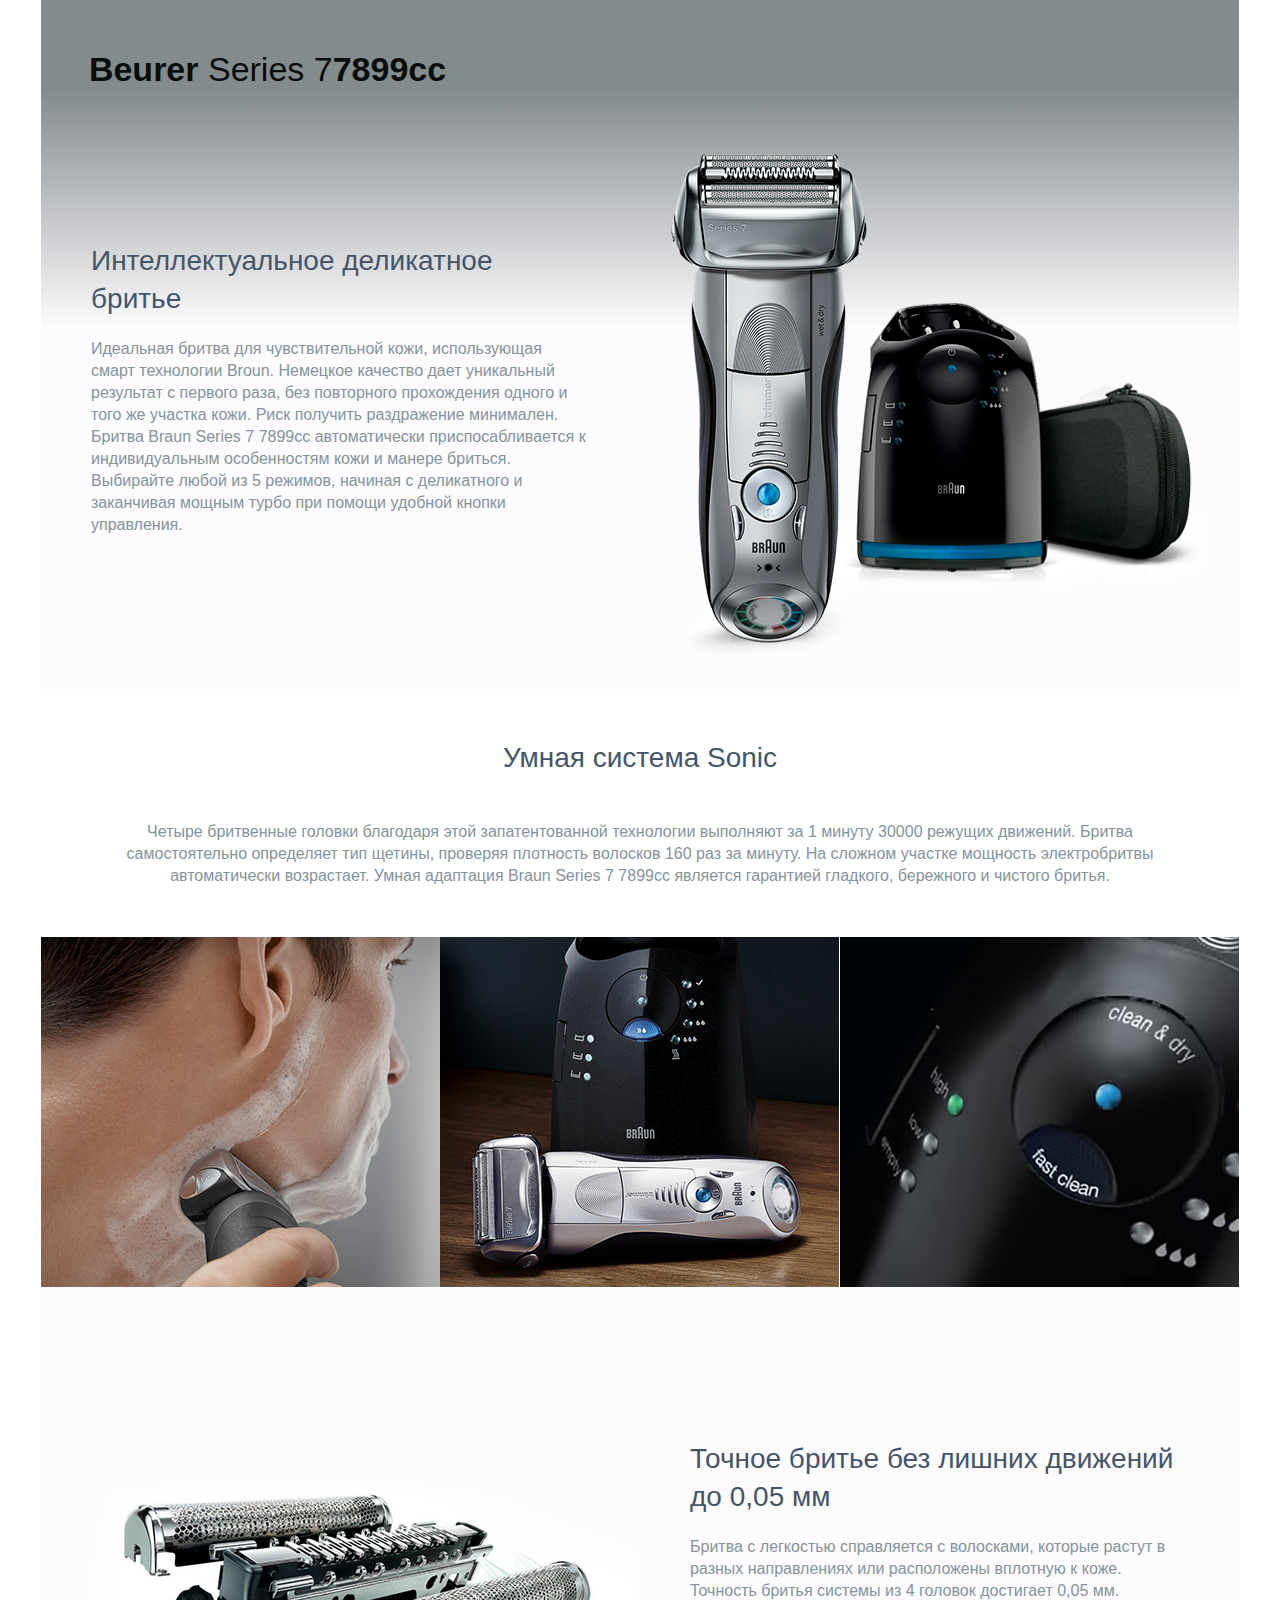
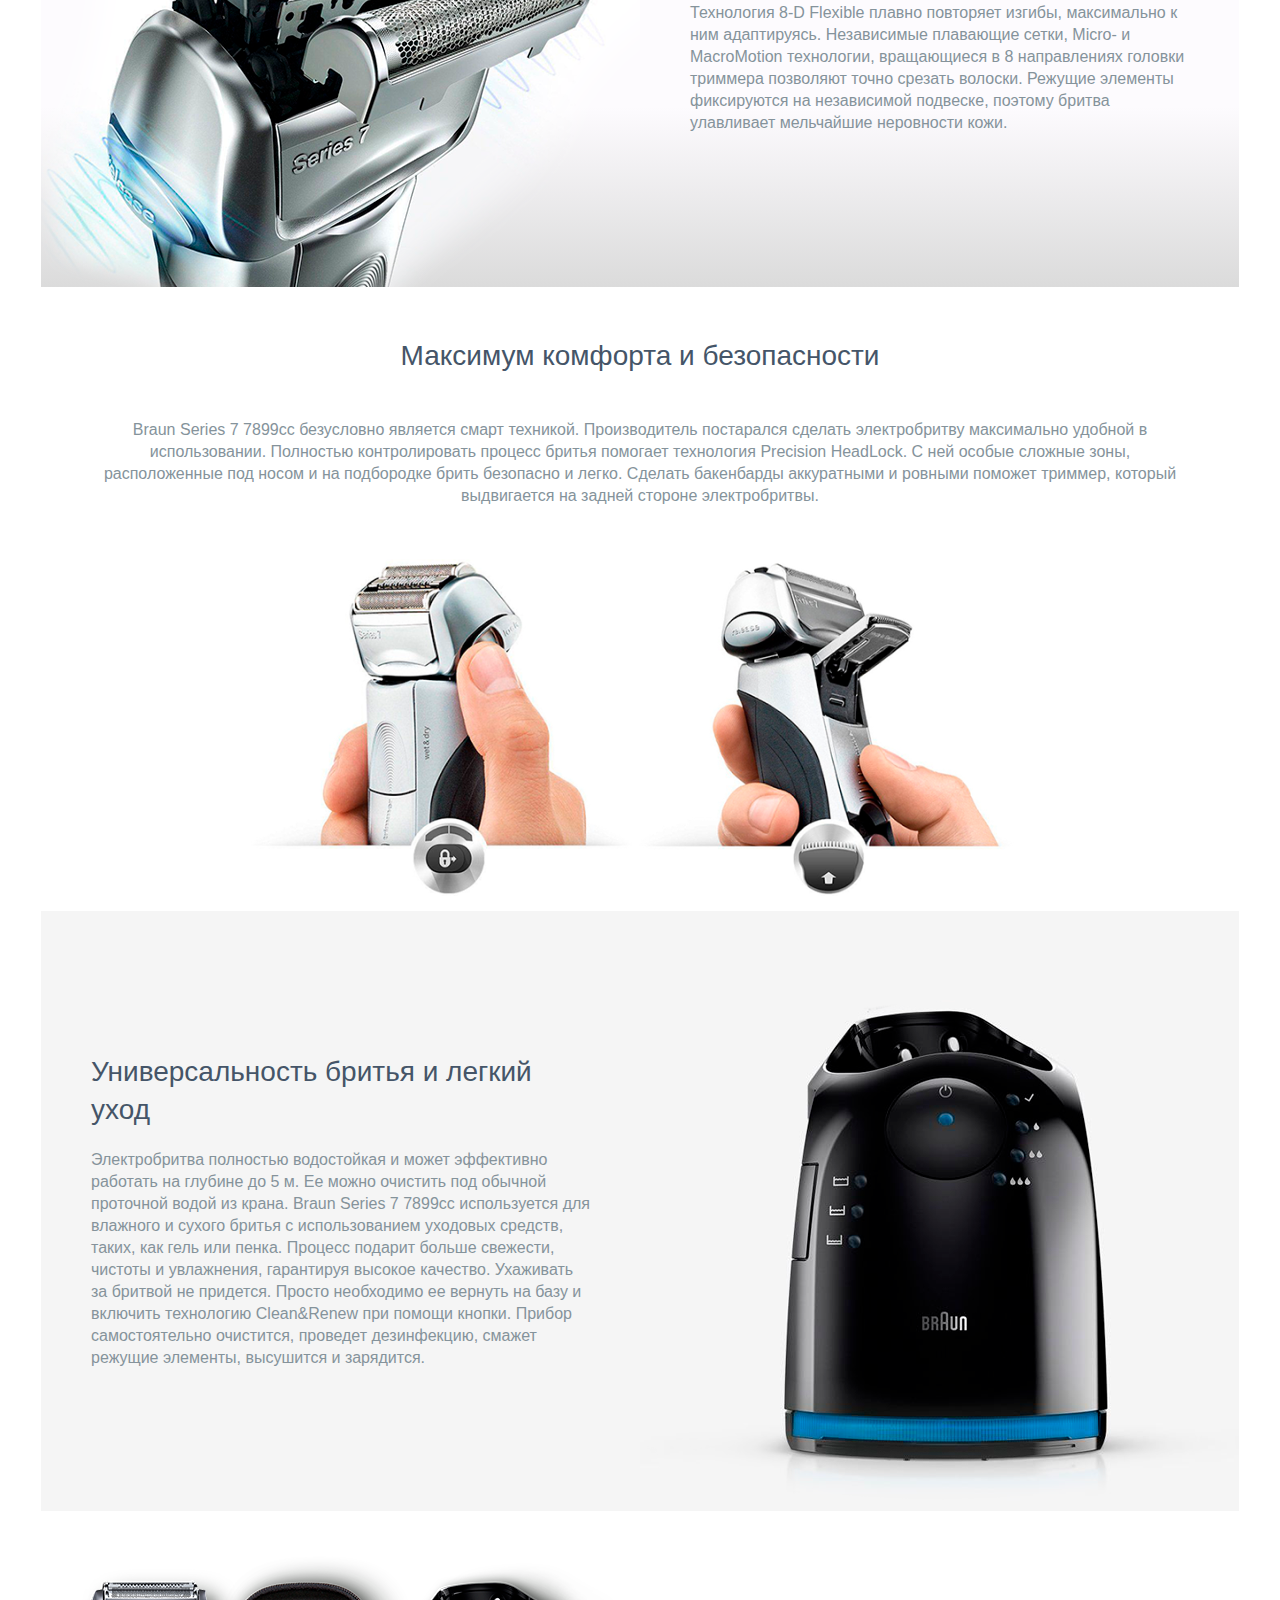
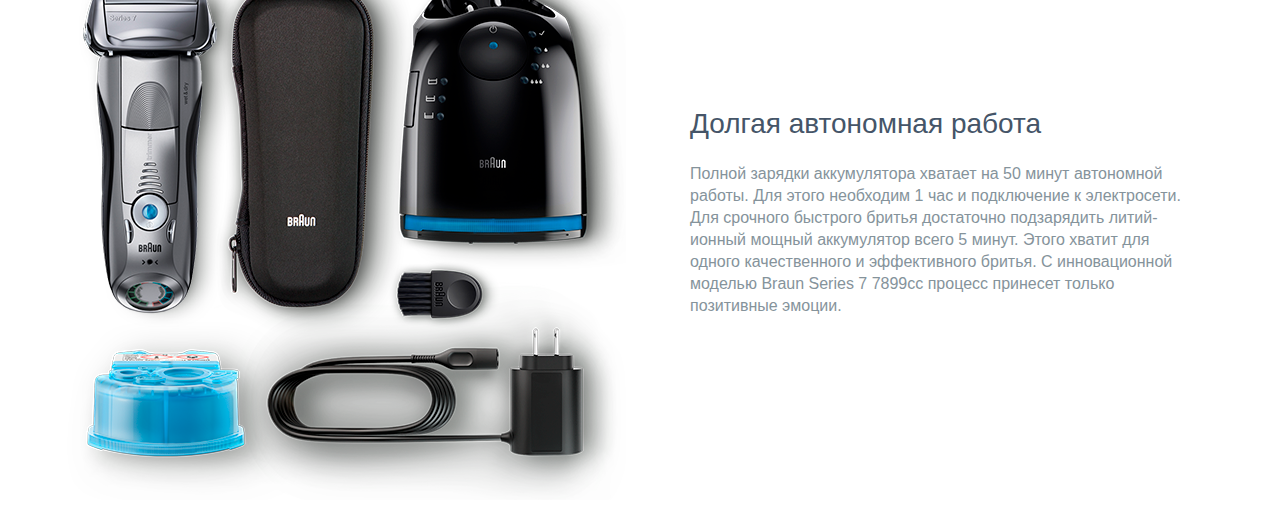
<file: index.html>
<!DOCTYPE html>
<html>
<head>
	<meta charset="utf-8">
	<meta name="viewport" content="width=device-width, initial-scale=1.0">
		<title>Braun Series 7 7899cc</title>
	<link rel="stylesheet" href="styles/main.css">
</head>
<body class="flex">
<div class="l-container">
			<div class="l-section color-background-first">
				<h3 class="l-main-title text-left bold-p">
					<span>Beurer</span> Series 7<span>7899cc</span></h3>
			</div>
			<div class="l-section l-column color-background-gradstart">
				<div class="l-half">
					<div class="l-description">
						<h3 class="l-title text-left title-color-gray">Интеллектуальное деликатное бритье</h3>
						<p class="l-paragraph l-paragraph-left paragraph-color-gray">Идеальная бритва для чувствительной кожи, использующая смарт технологии Broun. Немецкое качество дает уникальный результат с первого раза, без повторного прохождения одного и того же участка кожи. Риск получить раздражение минимален. Бритва Braun Series 7 7899cc автоматически приспосабливается к индивидуальным особенностям кожи и манере бриться. Выбирайте любой из 5 режимов, начиная с деликатного и заканчивая мощным турбо при помощи удобной кнопки управления.</p>
					</div>
				</div>
				<div class="l-half l-center">
					<img class="l-img l-img-witdh-fifty" src="./icons/1.png" alt="">
				</div>
			</div>
			
			<div class="l-section">
				<div class="l-description pad-c">
					<h3 class="l-title text-center title-color-gray">Умная система Sonic</h3>
					<p class="l-paragraph text-center paragraph-color-gray">Четыре бритвенные головки благодаря этой запатентованной технологии выполняют за 1 минуту 30000 режущих движений. Бритва самостоятельно определяет тип щетины, проверяя плотность волосков 160 раз за минуту. На сложном участке мощность электробритвы автоматически возрастает. Умная адаптация Braun Series 7 7899cc является гарантией гладкого, бережного и чистого бритья.</p>
				</div>
			</div>
			<div class="l-section l-column">
				<div class="l-half l-center">
					<img class="l-img l-img-witdh-fifty" src="./icons/2.png" alt="">
				</div>
				<div class="l-half l-center">
					<img class="l-img l-img-witdh-fifty" src="./icons/3.png" alt="">
				</div>
				<div class="l-half l-center">
					<img class="l-img l-img-witdh-fifty" src="./icons/4.png" alt="">
				</div>
			</div>
			
			<div class="l-section l-section-reverse color-background-gradend">
				<div class="l-half l-center-end">
					<img class="l-img l-img-witdh-fifty" src="./icons/5.png" alt="">
				</div>
				<div class="l-half">
					<div class="l-description l-img-pt l-img-pb">
						<h3 class="l-title text-left title-color-gray">Точное бритье без лишних движений до 0,05 мм</h3>
						<p class="l-paragraph l-paragraph-left paragraph-color-gray">Бритва с легкостью справляется с волосками, которые растут в разных направлениях или расположены вплотную к коже. Точность бритья системы из 4 головок достигает 0,05 мм. Технология 8-D Flexible плавно повторяет изгибы, максимально к ним адаптируясь. Независимые плавающие сетки, Micro- и MacroMotion технологии, вращающиеся в 8 направлениях головки триммера позволяют точно срезать волоски. Режущие элементы фиксируются на независимой подвеске, поэтому бритва улавливает мельчайшие неровности кожи.</p>
					</div>
				</div>
			</div>
			
			<div class="l-section">
				<div class="l-description pad-c">
					<h3 class="l-title text-center title-color-gray">Максимум комфорта и безопасности</h3>
					<p class="l-paragraph text-center paragraph-color-gray">Braun Series 7 7899cc безусловно является смарт техникой. Производитель постарался сделать электробритву максимально удобной в использовании. Полностью контролировать процесс бритья помогает технология Precision HeadLock. С ней особые сложные зоны, расположенные под носом и на подбородке брить безопасно и легко. Сделать бакенбарды аккуратными и ровными поможет триммер, который выдвигается на задней стороне электробритвы.</p>
			</div>
			</div>
			<div class="l-section l-column l-center">
					<img class="l-img l-img-witdh-fifty" src="./icons/6.png" alt="">
			</div>
			<div class="l-section l-column color-background-second">
				<div class="l-half">
					<div class="l-description">
						<h3 class="l-title text-left title-color-gray">Универсальность бритья и легкий уход</h3>
						<p class="l-paragraph l-paragraph-left paragraph-color-gray">Электробритва полностью водостойкая и может эффективно работать на глубине до 5 м. Ее можно очистить под обычной проточной водой из крана. Braun Series 7 7899cc используется для влажного и сухого бритья с использованием уходовых средств, таких, как гель или пенка. Процесс подарит больше свежести, чистоты и увлажнения, гарантируя высокое качество. Ухаживать за бритвой не придется. Просто необходимо ее вернуть на базу и включить технологию Clean&amp;Renew при помощи кнопки. Прибор самостоятельно очистится, проведет дезинфекцию, смажет режущие элементы, высушится и зарядится.</p>
					</div>
				</div>
				<div class="l-half l-center">
					<img class="l-img l-img-witdh-fifty" src="./icons/7.png" alt="">
				</div>
			</div>
			<div class="l-section l-section-reverse">
				<div class="l-half l-center">
					<img class="l-img l-img-witdh-fifty" src="./icons/8.png" alt="">
				</div>
				<div class="l-half">
					<div class="l-description">
						<h3 class="l-title text-left title-color-gray">Долгая автономная работа</h3>
						<p class="l-paragraph l-paragraph-left paragraph-color-gray">Полной зарядки аккумулятора хватает на 50 минут автономной работы. Для этого необходим 1 час и подключение к электросети. Для срочного быстрого бритья достаточно подзарядить литий-ионный мощный аккумулятор всего 5 минут. Этого хватит для одного качественного и эффективного бритья. С инновационной моделью Braun Series 7 7899cc процесс принесет только позитивные эмоции.</p>
					</div>
				</div>
			</div>
</div>
</body>
</html>
</file>
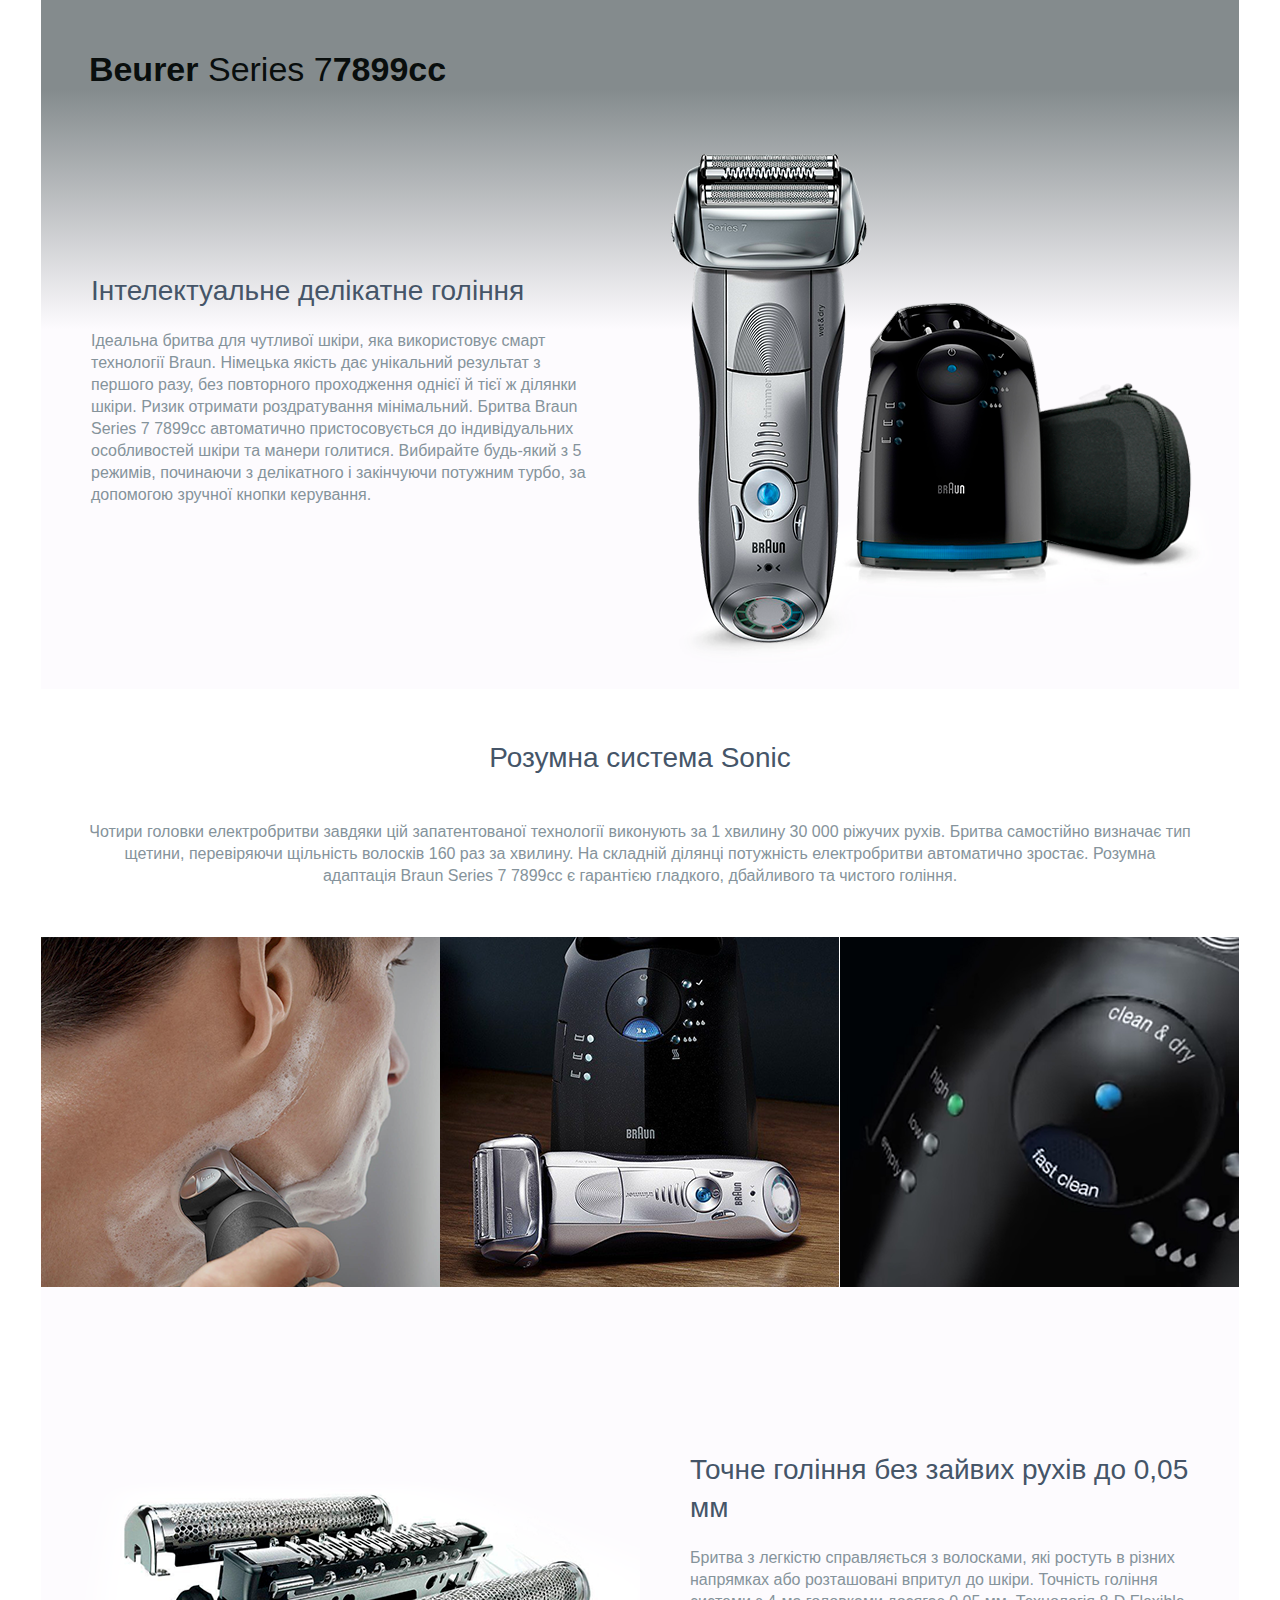
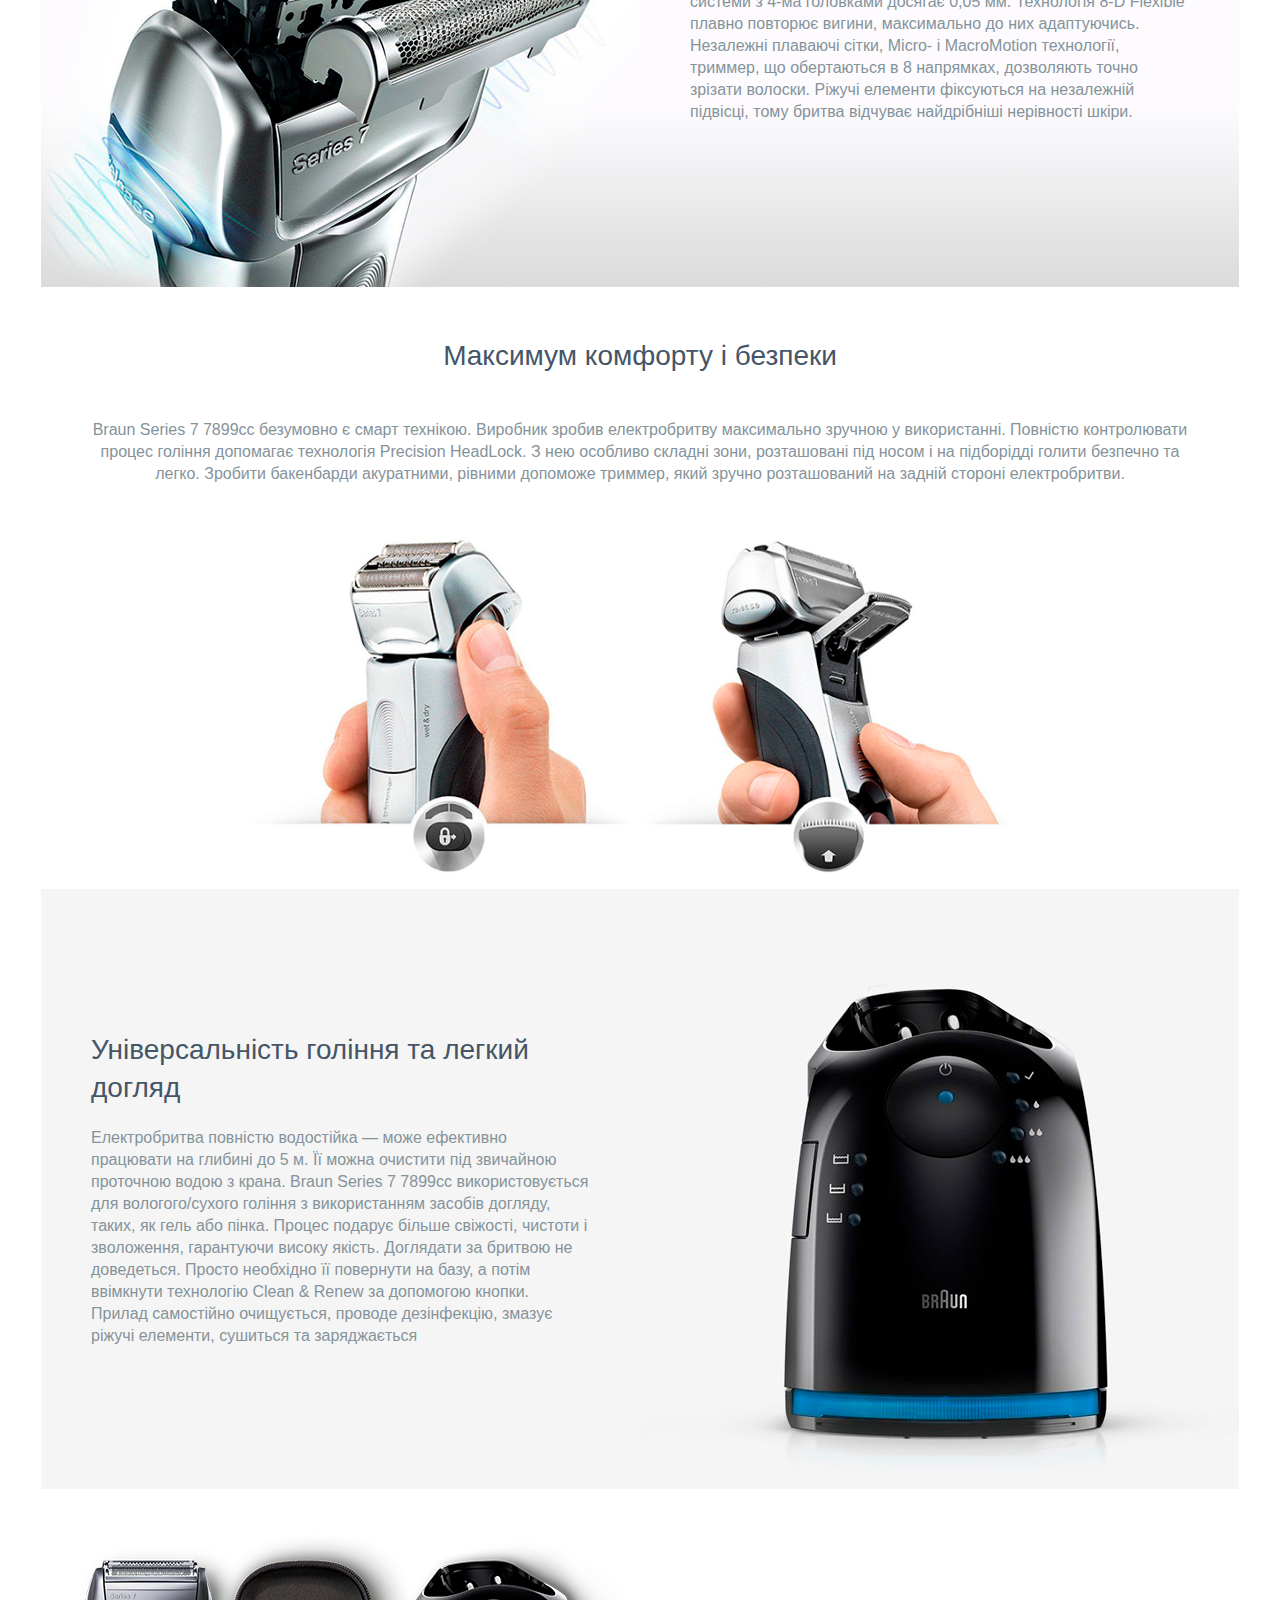
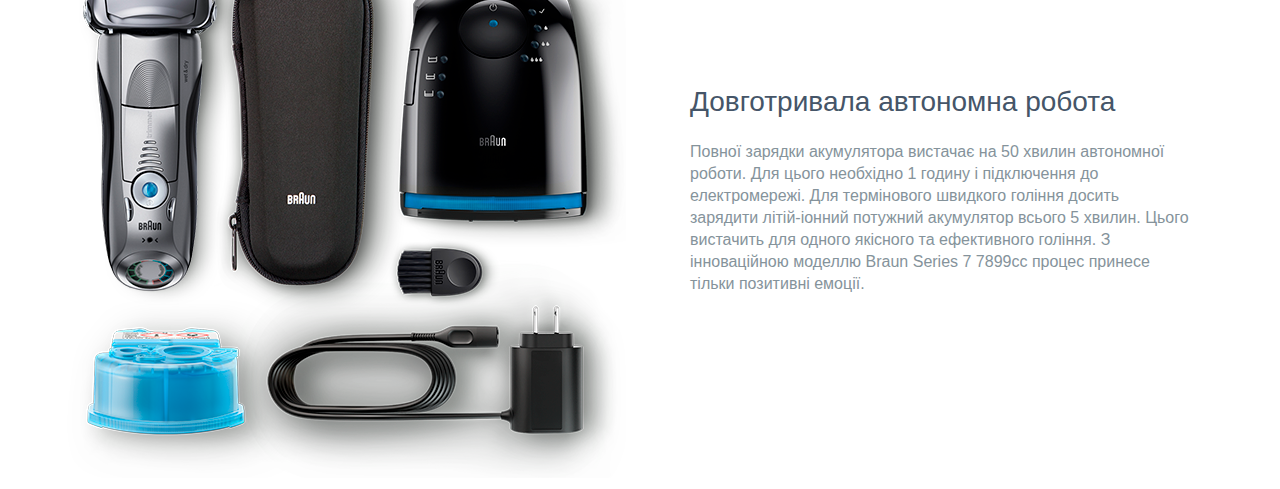
<file: indexUA.html>
<!DOCTYPE html>
<html>
<head>
	<meta charset="utf-8">
	<meta name="viewport" content="width=device-width, initial-scale=1.0">
		<title>Braun Series 7 7899cc</title>
	<link rel="stylesheet" href="styles/main.css">
</head>
<body class="flex">
<div class="l-container">
			<div class="l-section color-background-first">
				<h3 class="l-main-title text-left bold-p">
					<span>Beurer</span> Series 7<span>7899cc</span></h3>
			</div>
			<div class="l-section l-column color-background-gradstart">
				<div class="l-half">
					<div class="l-description">
						<h3 class="l-title text-left title-color-gray">Інтелектуальне делікатне гоління</h3>
						<p class="l-paragraph l-paragraph-left paragraph-color-gray">Ідеальна бритва для чутливої шкіри, яка використовує смарт технології Braun. Німецька якість дає унікальний результат з першого разу, без повторного проходження однієї й тієї ж ділянки шкіри. Ризик отримати роздратування мінімальний. Бритва Braun Series 7 7899cc автоматично пристосовується до індивідуальних особливостей шкіри та манери голитися. Вибирайте будь-який з 5 режимів, починаючи з делікатного і закінчуючи потужним турбо, за допомогою зручної кнопки керування.</p>
					</div>
				</div>
				<div class="l-half l-center">
					<img class="l-img l-img-witdh-fifty" src="./icons/1.png" alt="">
				</div>
			</div>
			
			<div class="l-section">
				<div class="l-description pad-c">
					<h3 class="l-title text-center title-color-gray">Розумна система Sonic</h3>
					<p class="l-paragraph text-center paragraph-color-gray">Чотири головки електробритви завдяки цій запатентованої технології виконують за 1 хвилину 30 000 ріжучих рухів. Бритва самостійно визначає тип щетини, перевіряючи щільність волосків 160 раз за хвилину. На складній ділянці потужність електробритви автоматично зростає. Розумна адаптація Braun Series 7 7899cc є гарантією гладкого, дбайливого та чистого гоління.</p>
				</div>
			</div>
			<div class="l-section l-column">
				<div class="l-half l-center">
					<img class="l-img l-img-witdh-fifty" src="./icons/2.png" alt="">
				</div>
				<div class="l-half l-center">
					<img class="l-img l-img-witdh-fifty" src="./icons/3.png" alt="">
				</div>
				<div class="l-half l-center">
					<img class="l-img l-img-witdh-fifty" src="./icons/4.png" alt="">
				</div>
			</div>
			
			<div class="l-section l-section-reverse color-background-gradend">
				<div class="l-half l-center-end">
					<img class="l-img l-img-witdh-fifty" src="./icons/5.png" alt="">
				</div>
				<div class="l-half">
					<div class="l-description l-img-pt l-img-pb">
						<h3 class="l-title text-left title-color-gray">Точне гоління без зайвих рухів до 0,05 мм</h3>
						<p class="l-paragraph l-paragraph-left paragraph-color-gray">Бритва з легкістю справляється з волосками, які ростуть в різних напрямках або розташовані впритул до шкіри. Точність гоління системи з 4-ма головками досягає 0,05 мм. Технологія 8-D Flexible плавно повторює вигини, максимально до них адаптуючись. Незалежні плаваючі сітки, Micro- і MacroMotion технології, триммер, що обертаються в 8 напрямках, дозволяють точно зрізати волоски. Ріжучі елементи фіксуються на незалежній підвісці, тому бритва відчуває найдрібніші нерівності шкіри.</p>
					</div>
				</div>
			</div>
			
			<div class="l-section">
				<div class="l-description pad-c">
					<h3 class="l-title text-center title-color-gray">Максимум комфорту і безпеки</h3>
					<p class="l-paragraph text-center paragraph-color-gray">Braun Series 7 7899cc безумовно є смарт технікою. Виробник зробив електробритву максимально зручною у використанні. Повністю контролювати процес гоління допомагає технологія Precision HeadLock. З нею особливо складні зони, розташовані під носом і на підборідді голити безпечно та легко. Зробити бакенбарди акуратними, рівними допоможе триммер, який зручно розташований на задній стороні електробритви.</p>
			</div>
			</div>
			<div class="l-section l-column l-center">
					<img class="l-img l-img-witdh-fifty" src="./icons/6.png" alt="">
			</div>
			<div class="l-section l-column color-background-second">
				<div class="l-half">
					<div class="l-description">
						<h3 class="l-title text-left title-color-gray">Універсальність гоління та легкий догляд</h3>
						<p class="l-paragraph l-paragraph-left paragraph-color-gray">Електробритва повністю водостійка — може ефективно працювати на глибині до 5 м. Її можна очистити під звичайною проточною водою з крана. Braun Series 7 7899cc використовується для вологого/сухого гоління з використанням засобів догляду, таких, як гель або пінка. Процес подарує більше свіжості, чистоти і зволоження, гарантуючи високу якість. Доглядати за бритвою не доведеться. Просто необхідно її повернути на базу, а потім ввімкнути технологію Clean &amp; Renew за допомогою кнопки. Прилад самостійно очищується, проводе дезінфекцію, змазує ріжучі елементи, сушиться та заряджається</p>
					</div>
				</div>
				<div class="l-half l-center">
					<img class="l-img l-img-witdh-fifty" src="./icons/7.png" alt="">
				</div>
			</div>
			<div class="l-section l-section-reverse">
				<div class="l-half l-center">
					<img class="l-img l-img-witdh-fifty" src="./icons/8.png" alt="">
				</div>
				<div class="l-half">
					<div class="l-description">
						<h3 class="l-title text-left title-color-gray">Довготривала автономна робота</h3>
						<p class="l-paragraph l-paragraph-left paragraph-color-gray">Повної зарядки акумулятора вистачає на 50 хвилин автономної роботи. Для цього необхідно 1 годину і підключення до електромережі. Для термінового швидкого гоління досить зарядити літій-іонний потужний акумулятор всього 5 хвилин. Цього вистачить для одного якісного та ефективного гоління. З інноваційною моделлю Braun Series 7 7899cc процес принесе тільки позитивні емоції.</p>
					</div>
				</div>
			</div>
</div>
</body>
</html>
</file>
<file: styles/main.css>
body {
  font-family: Arial, Helvetica, sans-serif;
  margin: 0;
}

.tab .content.description-content {
  padding-right: 0px !important;
}

.tab .content {
  padding: 0px !important;
}

.l-container {
  max-width: 1198px;
  background-color: #fff;
  overflow: hidden;
}

.l-section {
  width: 100%;
  display: flex;
}
@media screen and (max-width: 768px) {
  .l-section {
    max-height: none;
    height: auto;
  }
}

.l-color-background-one {
  background-color: #020002;
}

.l-color-background-two {
  background-color: #000;
}

.l-color-background-three {
  background-color: #ffc4c0;
}

.l-color-background-four {
  background-color: #020202;
}

.l-color-background-five {
  background-color: #ebebeb;
}

.l-color-background-six {
  background: linear-gradient(180deg, #f1fbfd 25%, white 44%);
}

.l-color-background-seven {
  background-color: #f1fbfd;
}

.l-color-background-eight {
  background-color: #dde8fb;
}

.l-color-background-ten {
  background-color: #523a1e;
}

.main-color-custom {
  color: #ffdd11;
}

.l-half {
  width: 50%;
}
@media screen and (max-width: 768px) {
  .l-half {
    width: 100%;
    height: 50%;
  }
}

.logo-title-wrapper {
  display: flex;
  align-items: center;
  padding-top: 8.35%;
  padding-left: 8.35%;
}
@media screen and (max-width: 768px) {
  .logo-title-wrapper {
    justify-content: center;
    padding-left: 8.35%;
    padding-right: 8.35%;
  }
}
@media screen and (max-width: 480px) {
  .logo-title-wrapper {
    flex-direction: column;
  }
}

.l-logo {
  margin-right: 30px;
}

.l-main-title {
  font-size: 34px !important;
  font-weight: bold;
  padding: 0;
  margin: 0;
  flex: 1;
}
@media screen and (max-width: 768px) {
  .l-main-title {
    text-align: center;
    padding-bottom: 2.61%;
    padding-top: 2.61%;
    flex: 1;
  }
}
@media screen and (max-width: 480px) {
  .l-main-title {
    flex: 0;
    font-size: 28px !important;
  }
}

.l-main-title-color {
  color: #fff !important;
}

.l-description {
  box-sizing: border-box;
  display: flex;
  align-items: center;
  justify-content: center;
  flex-direction: column;
  padding: 0 8.35%;
  height: 100%;
}
@media screen and (max-width: 768px) {
  .l-description {
    text-align: center;
  }
}

.ul-center {
  text-align: left;
  list-style: disc;
  color: #000;
  padding: 0;
  padding-left: 17px;
  font-size: 16px !important;
}
@media screen and (max-width: 768px) {
  .ul-center {
    list-style: none;
    text-align: center;
    font-size: 14px !important;
  }
}

.li-margin {
  margin-bottom: 4px;
}
.li-margin:last-child {
  margin-bottom: 0;
}

.l-description-color {
  color: #fff;
}

.l-description-intro {
  height: 75%;
}

.l-title {
  font-size: 28px !important;
  padding: 0 !important;
  margin: 0;
  margin-bottom: 4.01% !important;
  font-weight: normal;
  line-height: 38px;
  color: #000 !important;
  width: 100%;
  text-align: start;
}
@media screen and (max-width: 768px) {
  .l-title {
    margin-top: 20px !important;
    text-align: center;
  }
}
@media screen and (max-width: 480px) {
  .l-title {
    font-size: 24px !important;
  }
}

.l-title-h4 {
  font-size: 22px !important;
}

.l-title-color {
  color: #fff !important;
}

.l-title-gradient {
  text-transform: uppercase;
  background: linear-gradient(-225deg, #da0f23 20%, #56439d 41%, #2656ca 143%, #2656ca);
  background: linear-gradient(-250deg, #da0f23 37%, #56439d 75%, #eabafd 245%, #2656ca);
  -webkit-background-clip: text;
          background-clip: text;
  -webkit-text-fill-color: transparent;
}

.l-paragraph {
  font-size: 16px;
  line-height: 22px;
  padding: 0;
  margin: 0;
  color: #000 !important;
}
@media screen and (max-width: 768px) {
  .l-paragraph {
    margin-bottom: 30px;
  }
}
@media screen and (max-width: 480px) {
  .l-paragraph {
    font-size: 14px;
  }
}

.l-paragraph-color {
  color: #fff !important;
}

.l-img {
  max-width: 100%;
  object-fit: cover;
}

.l-img-padding {
  box-sizing: border-box;
  padding-bottom: 30px;
  padding-top: 30px;
}
@media screen and (max-width: 768px) {
  .l-img-padding {
    padding-top: 0;
  }
}

.l-img-padding2 {
  box-sizing: border-box;
  padding-bottom: 30px;
  padding-top: 30px;
}

.l-img-pb {
  box-sizing: border-box;
  padding-bottom: 30px;
}

.l-img-pt {
  box-sizing: border-box;
  padding-top: 30px;
}
@media screen and (max-width: 768px) {
  .l-img-pt {
    padding-top: 0;
  }
}

@media screen and (max-width: 768px) {
  .l-img-witdh-fifty {
    width: 55%;
  }
}

@media screen and (max-width: 768px) {
  .l-img-witdh-fifty2 {
    width: 80%;
  }
}

@media screen and (max-width: 768px) {
  .l-img-witdh-ohf {
    max-width: none;
    width: 130%;
  }
}

@media screen and (max-width: 768px) {
  .l-img-custom {
    margin-right: -22.1%;
  }
}
@media screen and (max-width: 480px) {
  .l-img-custom {
    margin-right: 0;
  }
}

.l-img-witdh {
  width: 50%;
}

.l-img-wrapper {
  display: flex;
  flex-wrap: wrap;
  margin-bottom: 8.35%;
}

.l-center {
  display: flex;
  align-items: center;
  justify-content: center;
}
@media screen and (max-width: 768px) {
  .l-center img {
    height: auto;
  }
}

.text-center {
  text-align: center;
}

.l-title-center {
  text-align: center;
  margin-top: 2.01% !important;
  margin-bottom: 2.01% !important;
}

.l-paragraph-center {
  text-align: center;
  padding: 0 8.35%;
  margin-bottom: 2.01%;
}

.l-flex {
  display: flex;
  flex-direction: column;
}

.l-relative {
  position: relative;
}

@media screen and (max-width: 768px) {
  .l-section-reverse {
    flex-direction: column-reverse;
  }
}

@media screen and (max-width: 768px) {
  .l-column {
    display: flex;
    flex-direction: column;
  }
}

.flex {
  display: flex;
  justify-content: center;
  background-color: #fff;
}

.color-background-first {
  background: #848B8D;
}
@media screen and (max-width: 768px) {
  .color-background-first {
    background: linear-gradient(180deg, #848B8D 0%, rgba(255, 255, 255, 0) 100%), #FDFBFE;
  }
}

.color-background-second {
  background-color: #F5F5F5;
}

.color-background-gradstart {
  background: linear-gradient(180deg, #848B8D 0%, rgba(255, 255, 255, 0) 40%), #FDFBFE;
}
@media screen and (max-width: 768px) {
  .color-background-gradstart {
    background: #fff;
  }
}

.color-background-gradend {
  background: linear-gradient(360deg, #DBDBDB 0%, rgba(255, 255, 255, 0) 30%), #FDFBFE;
}

.l-main-title > span {
  font-weight: bold;
}

.bold-p {
  color: #090E0D;
  font-weight: normal;
  padding-top: 50px;
  padding-left: 4%;
}
@media screen and (max-width: 768px) {
  .bold-p {
    padding-left: 0px;
  }
}
@media screen and (max-width: 480px) {
  .bold-p {
    padding-left: 0px;
    margin-left: auto;
    margin-right: auto;
  }
}

.pad-c {
  padding-top: 50px;
  padding-bottom: 50px;
  padding-right: 4%;
  padding-left: 4%;
}
@media screen and (max-width: 768px) {
  .pad-c {
    padding-top: 0px;
    padding-bottom: 0px;
  }
}
@media screen and (max-width: 480px) {
  .pad-c {
    padding-top: 0px;
    padding-bottom: 0px;
  }
}

.title-color-gray {
  color: #455568 !important;
}

.paragraph-color-gray {
  color: #85939B !important;
}

.l-center-end {
  display: flex;
  align-items: flex-end;
  justify-content: center;
}
</file>
